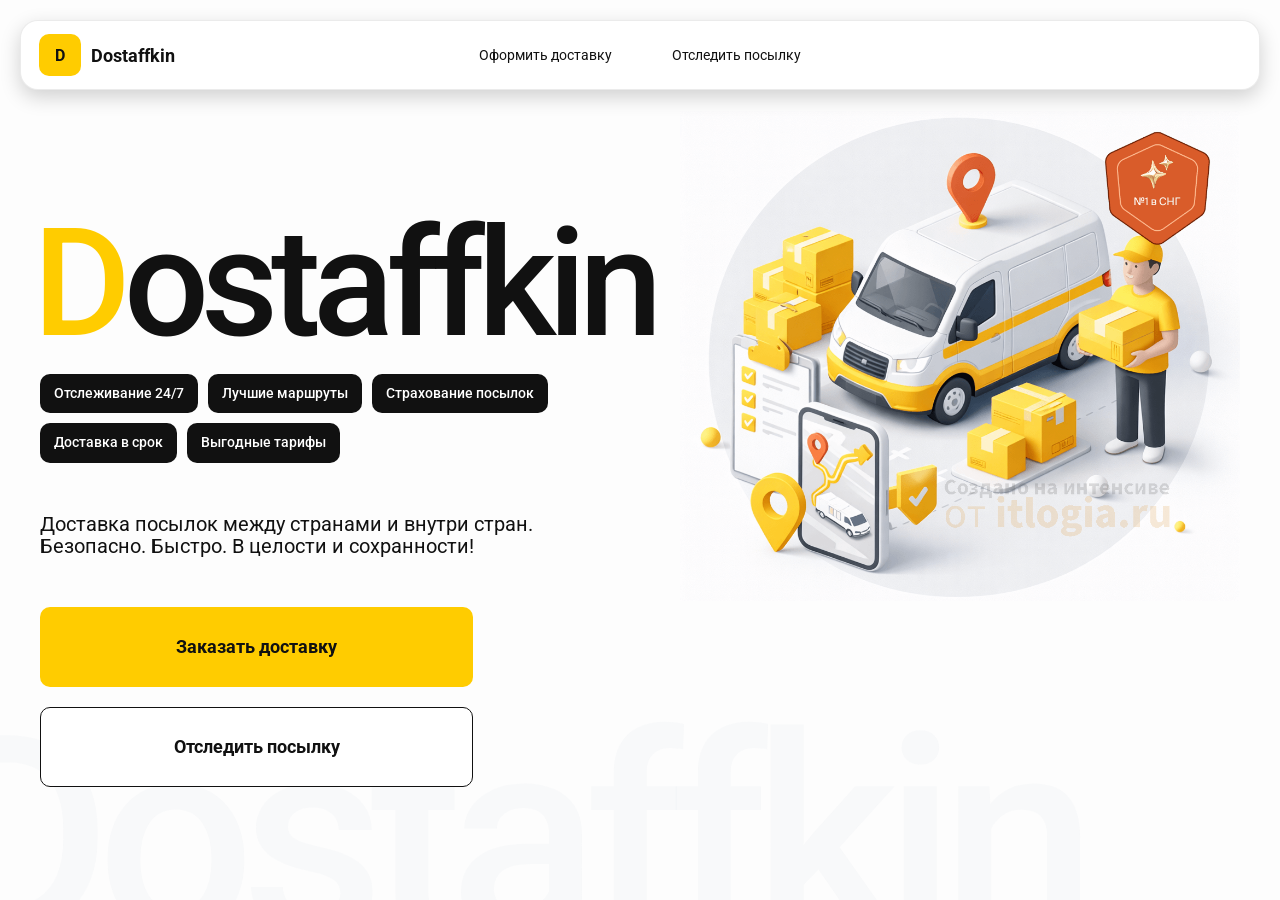
<file: index.html>
<!doctype html>
<html lang="ru">

<head>
    <meta charset="utf-8" />
    <meta name="viewport" content="width=device-width,initial-scale=1,maximum-scale=1,user-scalable=0" />
    <title>Dostaffkin — Доставка посылок между странами и внутри стран. Безопасно. Быстро. В целости и сохранности!
    </title>
    <link rel="stylesheet" href="styles/base.css" />
    <link rel="stylesheet" href="styles/base_adaptive.css" />
    <link rel="stylesheet" href="styles/index.css" />
    <link rel="stylesheet" href="styles/index_adaptive.css" />

</head>

<body>
    <div class="container">
        <header class="header">
            <a class="header-brand" href="./index.html">
                <div class="header-logo">D</div>
                <div class="header-title">Dostaffkin</div>
            </a>
            <nav class="header-menu">
                <a class="header-link" href="./order.html">Оформить <span>доставку</span></a>
                <a class="header-link" href="./track.html">Отследить <span>посылку</span></a>
            </nav>
        </header>
        <main class="main">
            <section class="main-info">
                <div class="main-title">
                    <span>D</span>ostaffkin
                </div>
                <div class="main-features">
                    <div class="main-feature">Отслеживание 24/7</div>
                    <div class="main-feature">Лучшие маршруты</div>
                    <div class="main-feature">Страхование посылок</div>
                    <div class="main-feature">Доставка в срок</div>
                    <div class="main-feature">Выгодные тарифы</div>
                </div>
                <div class="main-description">
                    Доставка посылок между странами и внутри стран.
                    Безопасно. Быстро. В целости и сохранности!
                </div>
                <div class="main-actions">
                    <a class="button" type="button" href="./order.html">Заказать доставку</a>
                    <a class="button button-white" type="button" href="./track.html">Отследить посылку</a>
                </div>
            </section>
            <div class="main-title-ghost">Dostaffkin</div>
            <section class="main-image">
                <img src="images/main-image.png" alt="Main image" />
            </section>
        </main>
    </div>
</body>

</html>
</file>
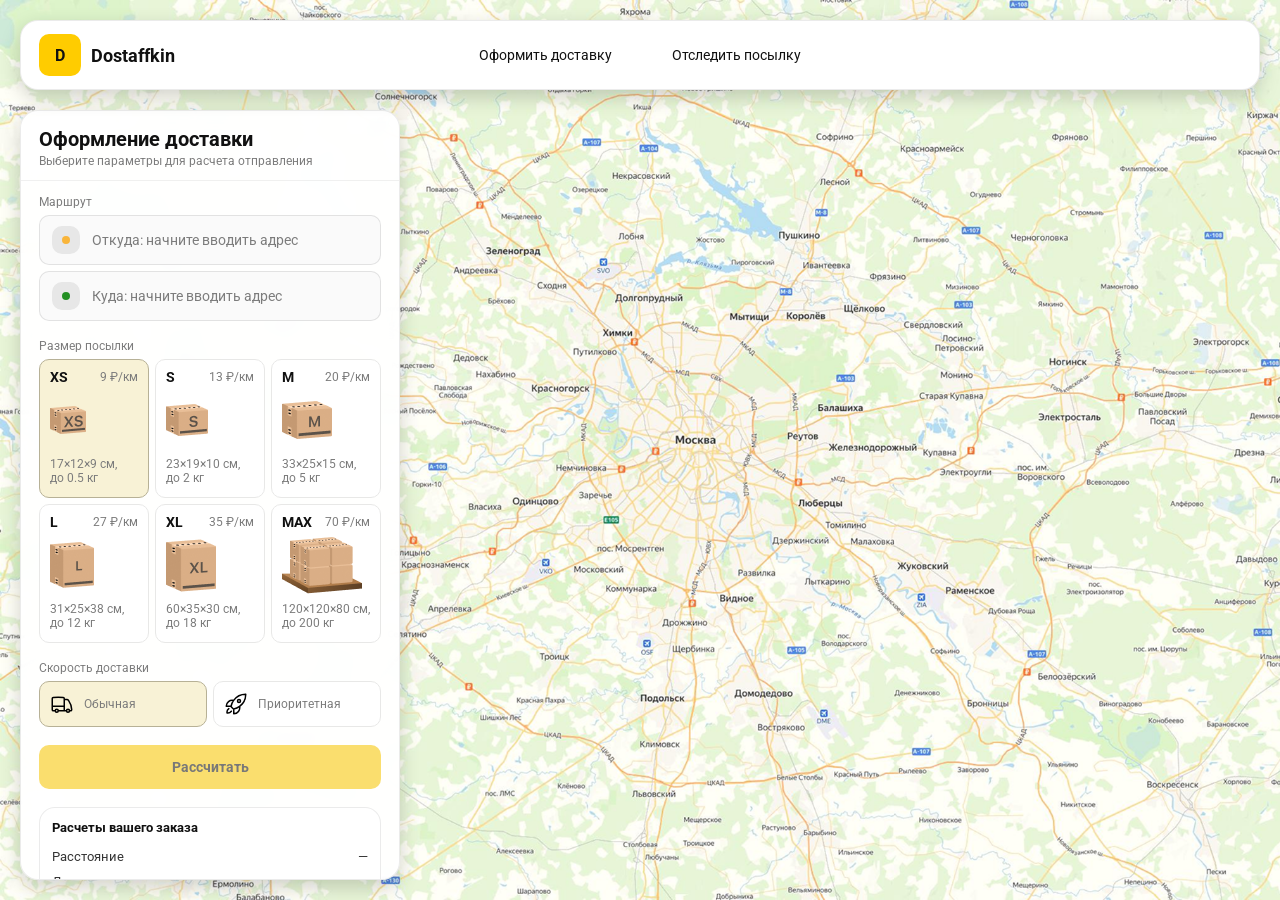
<file: order.html>
<!doctype html>
<html lang="ru">

<head>
    <meta charset="utf-8" />
    <meta name="viewport" content="width=device-width,initial-scale=1,maximum-scale=1,user-scalable=0" />
    <title>Оформление доставки</title>

    <link rel="stylesheet" href="styles/base.css" />
    <link rel="stylesheet" href="styles/base_adaptive.css" />

    <link rel="stylesheet" href="styles/order.css" />
    <link rel="stylesheet" href="styles/order_adaptive.css" />
</head>

<body>
    <div id="map"></div>
    <header class="header">
        <a class="header-brand" href="./index.html">
            <div class="header-logo">D</div>
            <div class="header-title">Dostaffkin</div>
        </a>
        <nav class="header-menu">
            <a class="header-link" href="./order.html">Оформить <span>доставку</span></a>
            <a class="header-link" href="./track.html">Отследить <span>посылку</span></a>
        </nav>
    </header>
    <aside class="main" id="sidebar">
        <div class="main-header">
            <div class="main-title">Оформление доставки</div>
            <div class="main-text">Выберите параметры для расчета отправления</div>
        </div>
        <div class="main-content">
            <div class="main-route">
                <div class="main-block-title">Маршрут</div>
                <div class="main-fields">
                    <div class="main-field" id="fromField">
                        <div class="main-pin"></div>
                        <input id="from" placeholder="Откуда: начните вводить адрес" autocomplete="off" />
                        <div class="main-ac" id="fromAc" role="listbox" aria-label="Подсказки адресов"></div>
                    </div>

                    <div class="main-field" id="toField">
                        <div class="main-pin"></div>
                        <input id="to" placeholder="Куда: начните вводить адрес" autocomplete="off" />
                        <div class="main-ac" id="toAc" role="listbox" aria-label="Подсказки адресов"></div>
                    </div>
                </div>
            </div>
            <div class="main-package">
                <div class="main-block-title">Размер посылки</div>

                <div class="main-sizes">
                    <div class="main-size-card is-active" data-value="xs">
                        <div class="main-size-top">
                            <div class="main-size-label">XS</div>
                            <div class="main-size-rate">9 ₽/км</div>
                        </div>
                        <div class="main-size-media">
                            <img src="images/sizes/xs.png" alt="Короб XS" />
                        </div>
                        <div class="main-size-description">17×12×9 см,<br>до 0.5 кг</div>
                    </div>

                    <div class="main-size-card" data-value="s">
                        <div class="main-size-top">
                            <div class="main-size-label">S</div>
                            <div class="main-size-rate">13 ₽/км</div>
                        </div>
                        <div class="main-size-media">
                            <img src="images/sizes/s.png" alt="Короб S" />
                        </div>
                        <div class="main-size-description">23×19×10 см,<br>до 2 кг</div>
                    </div>

                    <div class="main-size-card" data-value="m">
                        <div class="main-size-top">
                            <div class="main-size-label">M</div>
                            <div class="main-size-rate">20 ₽/км</div>
                        </div>
                        <div class="main-size-media">
                            <img src="images/sizes/m.png" alt="Короб M" />
                        </div>
                        <div class="main-size-description">33×25×15 см,<br>до 5 кг</div>
                    </div>

                    <div class="main-size-card" data-value="l">
                        <div class="main-size-top">
                            <div class="main-size-label">L</div>
                            <div class="main-size-rate">27 ₽/км</div>
                        </div>
                        <div class="main-size-media">
                            <img src="images/sizes/l.png" alt="Короб L" />
                        </div>
                        <div class="main-size-description">31×25×38 см,<br>до 12 кг</div>
                    </div>

                    <div class="main-size-card" data-value="xl">
                        <div class="main-size-top">
                            <div class="main-size-label">XL</div>
                            <div class="main-size-rate">35 ₽/км</div>
                        </div>
                        <div class="main-size-media">
                            <img src="images/sizes/xl.png" alt="Короб XL" />
                        </div>
                        <div class="main-size-description">60×35×30 см,<br>до 18 кг</div>
                    </div>

                    <div class="main-size-card" data-value="max">
                        <div class="main-size-top">
                            <div class="main-size-label">MAX</div>
                            <div class="main-size-rate">70 ₽/км</div>
                        </div>
                        <div class="main-size-media main-size-media-palleta">
                            <img src="images/sizes/max.png" alt="Паллета" />
                        </div>
                        <div class="main-size-description">120×120×80 см,<br>до 200 кг</div>
                    </div>
                </div>
            </div>
            <div class="main-speed">
                <div class="main-block-title">Скорость доставки</div>

                <div class="main-speeds">
                    <div class="main-speed-card is-active" data-value="regular">
                        <img class="main-speed-media" src="images/icons/regular.svg" alt="Regular" />
                        <div class="main-speed-description">Обычная</div>
                    </div>
                    <div class="main-speed-card" data-value="fast">
                        <img class="main-speed-media" src="images/icons/fast.svg" alt="Fast" />
                        <div class="main-speed-description">Приоритетная</div>
                    </div>

                </div>
            </div>
            <div class="main-calculate-block">
                <button id="calc" class="button calculate-button" type="button" disabled>Рассчитать</button>
            </div>
            <div class="main-result" id="result">
                <div class="main-result-title">Расчеты вашего заказа</div>
                <div class="main-result-lines">
                    <div class="main-result-line"><span>Расстояние</span><span id="distanceValue">—</span></div>
                    <div class="main-result-line"><span>Доставим через</span><span id="durationValue">—</span></div>
                    <div class="main-result-line"><span>Тариф</span><span id="rateValue">—</span></div>
                </div>
                <div class="main-price">
                    <div class="main-price-label">Итого</div>
                    <div class="main-price-value" id="totalValue">—</div>
                </div>
            </div>
            <div class="main-order-box">
                <div class="main-order-form" id="orderForm">
                    <div class="main-order-title">Оформление доставки</div>
                    <div class="main-block-info-row">
                        <div class="main-block-title">Контакты</div>
                        <div class="order-fields">
                            <div class="main-field">
                                <input id="customerName" placeholder="Ваше имя" autocomplete="off" />
                            </div>
                            <div class="main-field">
                                <input id="customerPhone" placeholder="Ваш телефон" autocomplete="off"
                                    inputmode="tel" />
                            </div>
                        </div>
                    </div>
                    <div class="main-block-info-row extra-info">
                        <div class="main-block-title">Дополнительная информация</div>
                        <div class="main-field textarea">
                            <textarea id="comment" placeholder="Детали доставки и комментарии"></textarea>
                        </div>
                    </div>
                    <button id="submit" class="button main-submit-request" type="button" disabled>Отправить
                        заявку
                    </button>
                </div>

                <div class="main-order-success" id="orderSuccess">
                    <div class="main-success-icon">✓</div>
                    <div class="main-success-title">Заявка отправлена!</div>
                    <div class="main-success-title">Номер отправления – <span id="orderId"></span></div>
                    <div class="main-success-subtitle">Мы скоро свяжемся с вами</div>
                </div>
            </div>
        </div>

    </aside>
</body>

</html>
</file>
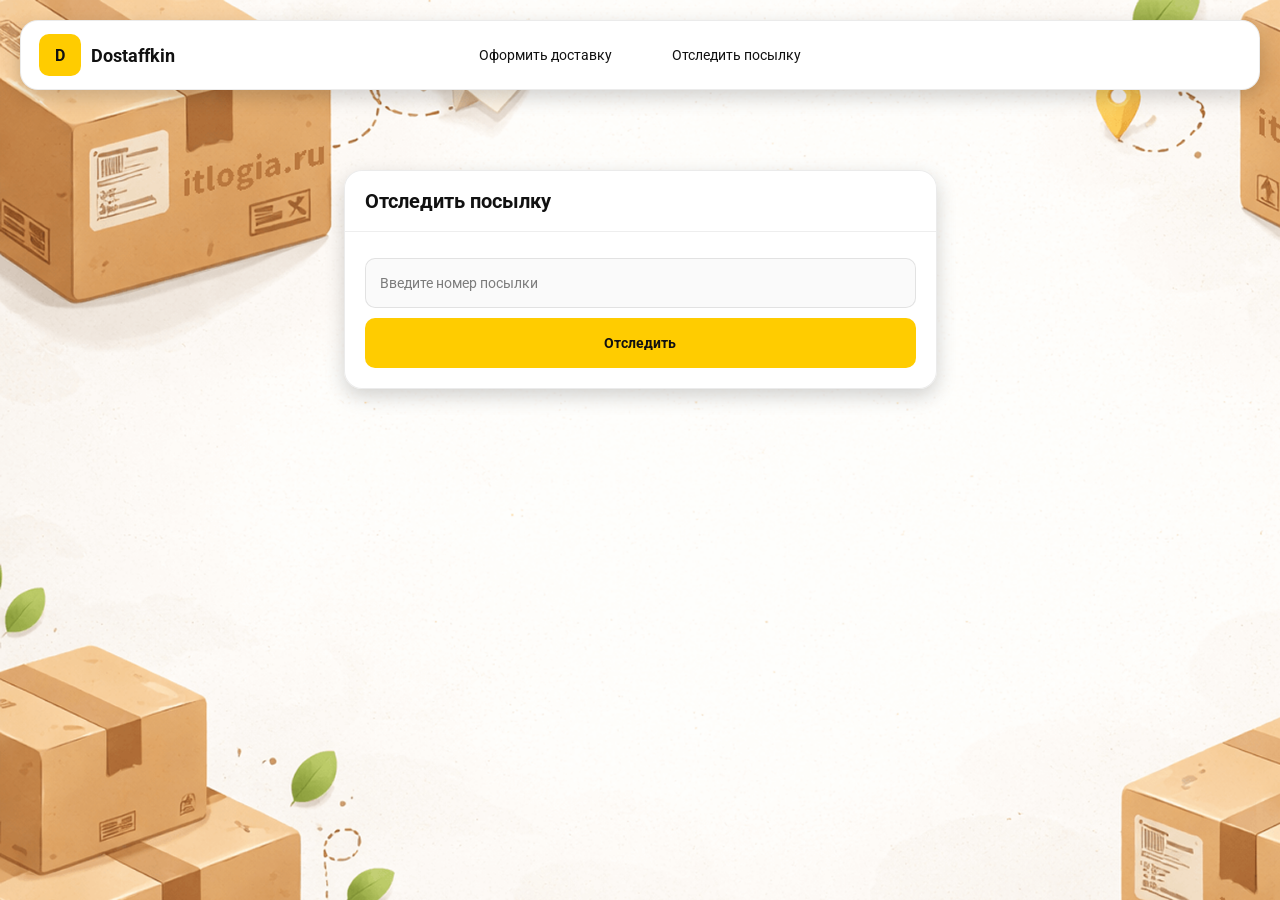
<file: track.html>
<!doctype html>
<html lang="ru">

<head>
    <meta charset="utf-8" />
    <meta name="viewport" content="width=device-width,initial-scale=1,maximum-scale=1,user-scalable=0" />
    <title>Отследить посылку</title>
    <link rel="stylesheet" href="styles/base.css" />
    <link rel="stylesheet" href="styles/base_adaptive.css" />

    <link rel="stylesheet" href="styles/track.css" />
    <link rel="stylesheet" href="styles/track_adaptive.css" />
</head>

<body>
        <header class="header">
            <a class="header-brand" href="./index.html">
                <div class="header-logo">D</div>
                <div class="header-title">Dostaffkin</div>
            </a>
            <nav class="header-menu">
                <a class="header-link" href="./order.html">Оформить <span>доставку</span></a>
                <a class="header-link" href="./track.html">Отследить <span>посылку</span></a>
            </nav>
        </header>
    <div class="container">
        <main class="track-content">
            <section class="track-card track-search">
                <div class="track-title">Отследить посылку</div>
                <div class="track-action">
                    <div class="main-field track-field">
                        <input id="trackNumber" placeholder="Введите номер посылки" autocomplete="off" />
                    </div>
                    <button id="trackButton" class="button track-button" type="button">Отследить</button>
                </div>
            </section>
            <section class="track-card track-result" id="trackResult">
                <div class="track-result-header">
                    <div class="track-id" id="trackIdValue"></div>
                    <div class="track-routes">
                        <div class="track-route">
                            <div class="track-route-pin">
                                <svg xmlns="http://www.w3.org/2000/svg" fill="none" viewBox="0 0 24 24"
                                    stroke-width="1.5" stroke="orange" class="size-6">
                                    <path stroke-linecap="round" stroke-linejoin="round"
                                        d="M15 10.5a3 3 0 1 1-6 0 3 3 0 0 1 6 0Z" />
                                    <path stroke-linecap="round" stroke-linejoin="round"
                                        d="M19.5 10.5c0 7.142-7.5 11.25-7.5 11.25S4.5 17.642 4.5 10.5a7.5 7.5 0 1 1 15 0Z" />
                                </svg>
                            </div>
                            <div class="track-route-address" id="trackFromValue">
                                Откуда: Москва, улица Арбат, 1
                            </div>
                        </div>
                        <div class="track-route track-route-arrow">
                            <svg xmlns="http://www.w3.org/2000/svg" fill="none" viewBox="0 0 24 24" stroke-width="1.5"
                                stroke="currentColor" class="size-6">
                                <path stroke-linecap="round" stroke-linejoin="round"
                                    d="M19.5 13.5 12 21m0 0-7.5-7.5M12 21V3" />
                            </svg>
                        </div>
                        <div class="track-route">
                            <div class="track-route-pin">
                                <svg xmlns="http://www.w3.org/2000/svg" fill="none" viewBox="0 0 24 24"
                                    stroke-width="1.5" stroke="green" class="size-6">
                                    <path stroke-linecap="round" stroke-linejoin="round"
                                        d="M15 10.5a3 3 0 1 1-6 0 3 3 0 0 1 6 0Z" />
                                    <path stroke-linecap="round" stroke-linejoin="round"
                                        d="M19.5 10.5c0 7.142-7.5 11.25-7.5 11.25S4.5 17.642 4.5 10.5a7.5 7.5 0 1 1 15 0Z" />
                                </svg>
                            </div>
                            <div class="track-route-address" id="trackToValue">
                                Куда: Минск, проспект Независимости, 58
                            </div>
                        </div>
                    </div>
                </div>
                <div class="track-info">
                    <div class="track-status-title">Статус данной посылки:</div>
                    <div class="track-status-list" id="trackStatusList">


                        <div class="track-status created">
                            <img src="images/icons/created.svg" class="track-status-icon" alt="Created">
                            <div class="track-status-text">
                                <div class="track-status-text-state">Создан</div>
                                <div class="track-status-text-date">10.01.2026</div>
                            </div>
                        </div>

                        <div class="track-status in-way">
                            <img src="images/icons/in-way.svg" class="track-status-icon" alt="In way">
                            <div class="track-status-text">
                                <div class="track-status-text-state">В пути: Москва</div>
                                <div class="track-status-text-date">18.01.2026</div>
                            </div>
                        </div>

                        <div class="track-status ready">
                            <img src="images/icons/ready.svg" class="track-status-icon" alt="Ready">
                            <div class="track-status-text">
                                <div class="track-status-text-state">Готов к выдаче</div>
                                <div class="track-status-text-date">25.01.2026</div>
                            </div>
                        </div>

                        <div class="track-status done">
                            <img src="images/icons/done.svg" class="track-status-icon" alt="Done">
                            <div class="track-status-text">
                                <div class="track-status-text-state">Вручен</div>
                                <div class="track-status-text-date">27.01.2026</div>
                            </div>
                        </div>

                    </div>
                </div>
            </section>
        </main>
    </div>
</body>

</html>
</file>
<file: styles/base.css>
*,
*::before,
*::after {
    box-sizing: border-box;
}

@font-face {
    font-family: "Roboto";
    src: url("../fonts/Roboto-Regular.ttf");
    font-weight: normal;
}

@font-face {
    font-family: "Roboto";
    src: url("../fonts/Roboto-Bold.ttf");
    font-weight: bold;
}

@font-face {
    font-family: "Roboto";
    src: url("../fonts/Roboto-Medium.ttf");
    font-weight: 500;
}

html,
body {
    margin: 0;
    color: #111111;
    font-family: "Roboto", sans-serif;
}

body {
    background: #FDFDFD;
}



.header {
    border-radius: 18px;
    box-shadow: 0 7px 20px 0 #0000002E;
    backdrop-filter: blur(10px);
    background: #ffffff;
    left: 20px;
    border: 1px solid rgba(0, 0, 0, 0.08);
    position: fixed;
    right: 20px;
    top: 20px;
    padding: 14px 18px;
    height: 70px;
    display: flex;
    align-items: center;
    z-index: 6;
}

.header-brand {
    display: flex;
    align-items: center;
    text-decoration: none;
    gap: 10px;
}

.header-logo {
    width: 42px;
    height: 42px;
    border-radius: 10px;
    background: #FFCC00;
    display: grid;
    place-items: center;
    font-weight: bold;
    color: #111;
}

.header-title {
    font-size: 18px;
    font-weight: bold;
    color: #111111;
    text-decoration: none;
}

.header-menu {
    display: flex;
    align-items: center;
    gap: 60px;
    margin: 0;
    position: absolute;
    left: 50%;
    transform: translateX(-50%);
}

.header-link {
    font-size: 14px;
    color: #111111;
    text-decoration: none;
}

.button {
    border: 0;
    outline: none;
    height: 44px;
    border-radius: 10px;
    font-size: 14px;
    font-weight: bold;
    cursor: pointer;
    font-family: inherit;
    transition: transform .08s ease, opacity .12s ease;
    background: #ffcc00;
    color: #111111;
    text-align: center;
    text-decoration: none;
}

.button:hover {
    background-color: #E5BC19;
}

.button:disabled {
    cursor: not-allowed;
    background-color: #FADE6E;
    color: #787878;
    transform: none;
}

.button.button-white {
    background: #ffffff;
    border: 1px solid #111111;
}

.button.button-white:hover {
    background: rgb(241 241 241);
}

.main-field {
    display: flex;
    align-items: center;
    margin-top: 6px;
    gap: 10px;
    border: 1px solid #1111111A;
    background: #FAFAFA;
    border-radius: 10px;
    padding: 10px 12px;
    position: relative;
    box-sizing: border-box;
    height: 50px;
}

.main-field.textarea {
    height: auto;
}

.main-pin {
    width: 28px;
    height: 28px;
    border-radius: 10px;
    background: rgba(17, 17, 17, 0.08);
    display: grid;
    place-items: center;
    flex: 0 0 auto;
    position: relative;
}

.main-pin::before {
    content: "";
    width: 8px;
    height: 8px;
    border-radius: 999px;
    background: orange;
    opacity: .75;
    display: block;
}

.main-field:last-child .main-pin::before {
    background: green;
    opacity: .85;
}

input, textarea {
    width: 100%;
    border: 0;
    outline: none;
    background: transparent;
    font-size: 14px;
    color: #111111;
    font-family: inherit;
}

textarea {
    resize: vertical;
    min-height: 72px;
    padding: 2px 0;
}

input::placeholder, textarea::placeholder {
    color: #7C7C7C;
}

.main-field:focus-within {
    border-color: rgba(0, 0, 0, 0.20);
    box-shadow: 0 0 0 4px rgba(255, 204, 0, 0.35);
    background: rgba(255, 255, 255, 0.75);
}
</file>
<file: styles/base_adaptive.css>
@media (max-width: 767px) {
    .header {
        left: 10px;
        right: 10px;
        top: 10px;
    }

    .header-link span {
        display: none;
    }

    .header-menu {
        gap: 20px;
        justify-content: flex-start;
        margin: 0 0 0 30px;
        position: static;
        transform: none;
    }
}

@media (max-width: 420px) {
    .header-title {
        display: none;
    }
}

@media (max-width: 374px) {
    .header-menu {
        gap: 10px;
        margin: 0 0 0 10px;
    }
}
</file>
<file: styles/index.css>
.container {
    overflow: hidden;
    min-height: 100vh;
}

.main {
    padding: 111px 40px 40px;
    position: relative;
    display: flex;
}

.main-info {
    max-width: 840px;
    width: 100%;
    position: relative;
}

.main-title {
    margin-top: 98px;
    font-weight: 500;
    font-size: 200px;
    line-height: 1;
    letter-spacing: -0.05em;
    color: #111111;
    left: -15px;
    position: relative;
}

.main-title span {
    color: #ffcc00;
}

.main-features {
    margin-top: 15px;
    display: flex;
    flex-wrap: wrap;
    gap: 10px;
}

.main-feature {
    background: #111111;
    color: #ffffff;
    padding: 12px 14px;
    font-weight: 500;
    font-size: 14px;
    line-height: 1.1;
    border-radius: 10px;
}

.main-description {
    margin-top: 50px;
    max-width: 500px;
    font-size: 20px;
    line-height: 1.1;
    color: #111111;
}

.main-actions {
    margin-top: 50px;
    display: flex;
    flex-direction: column;
    gap: 20px;
}

.main-actions .button {
    height: 80px;
    width: 433px;
    font-size: 18px;
    font-weight: bold;
    place-items: center;
    display: grid;
}

.main-title-ghost {
    position: absolute;
    z-index: -1;
    left: -70px;
    bottom: -150px;
    font-weight: 500;
    font-size: 278px;
    line-height: 1;
    letter-spacing: -0.05em;
    color: #ECEDF04D;
}

.main-image {
    width: 1024px;
    top: 100px;
    z-index: -2;
}

.main-image img {
    width: 100%;
    max-width: 1024px;
    height: auto;
    display: block;
}
</file>
<file: styles/index_adaptive.css>
@media (max-width: 1760px) {
    .main-title {
        font-size: 150px;
        left: -7px;
    }

    .main-info {
        max-width: 640px;
    }
}
@media (max-width: 1200px) {
    .main-info {
        max-width: 540px;
    }

    .main {
        padding: 111px 20px 20px;
    }

    .main-title {
        font-size: 120px;
        left: -4px;
    }

    .main-title-ghost {
        font-size: 220px;
    }
}
@media (max-width: 1024px) {
    .main-title {
        margin-top: 30px;
    }

    .main {
        flex-direction: column-reverse;
    }

    .main-image {
        max-width: 350px;
        position: absolute;
        left: 370px;
        top: 370px;
    }

    .main-info {
        max-width: 100%;
    }

    .main-actions {
        gap: 10px;
    }

    .main-actions .button {
        height: 50px;
        font-size: 14px;
        width: auto;
        max-width: 300px;
    }

    .main-description {
        max-width: 350px;
    }
}
@media (max-width: 570px) {
    .main-title {
        font-size: 88px;
    }

    .main-description {
        max-width: 100%
    }

    .main-actions {
       width: 100%;
    }

    .main-actions .button {
        width: 100%;
        max-width: 100%
    }

    .main-image {
        max-width: 650px;
        position: absolute;
        left: 170px;
        top: 70px;
        opacity: 0.2;
    }
}
@media (max-width: 400px) {
    .main-title {
        font-size: 70px;
    }
}
</file>
<file: styles/order.css>
#map {
    background-image: url("../images/order-bg.png");
    background-size: cover;
    position: fixed;
    inset: 0;
}
.main {
    border-radius: 18px;
    box-shadow: 0 7px 20px 0 #0000002E;
    backdrop-filter: blur(10px);
    background: rgba(255, 255, 255, 0.96);
    left: 20px;
    border: 1px solid rgba(0, 0, 0, 0.08);
    position: fixed;
    top: 110px;
    bottom: 20px;
    width: 380px;
    display: flex;
    flex-direction: column;
    overflow: hidden;
    z-index: 5;
}
.main-header {
    padding: 18px 18px 12px 18px;
    border-bottom: 1px solid rgba(0, 0, 0, 0.06);
    display: flex;
    flex-direction: column;
}

.main-title {
    font-size: 20px;
    line-height: 100%;
    font-weight: bold;
}

.main-text {
    font-size: 12px;
    margin-top: 5px;
    color: #7C7C7C;
}
.main-content {
    padding: 14px 18px 18px 18px;
    overflow: auto;
    scrollbar-width: none;
    display: flex;
    flex-direction: column;
    gap: 18px;
    flex: 1;
}
.main-block-title {
    font-size: 12px;
    color: #7C7C7C;
}

.main-route .main-block-title,
.main-package .main-block-title {
    margin-bottom: 6px;
}
.main-sizes {
    display: grid;
    gap: 6px;
    grid-template-columns: repeat(3, 1fr);
}

.main-size-card {
    border: 1px solid #E8E8E7;
    background: #FFFFFF;
    border-radius: 10px;
    padding: 10px;
    cursor: pointer;
    user-select: none;
    transition: transform .08s ease, border-color .12s ease, background .12s ease;
    min-height: 139px;
}

.main-size-card:hover {
    transform: translateY(-1px);
}

.main-size-card.is-active {
    background-color: #F8F2D6;
    border-color: #B7B196;
}

.main-size-top {
    display: flex;
    align-items: center;
    justify-content: space-between;
}

.main-size-label {
    font-weight: bold;
    font-size: 14px;
    color: #111111;
    line-height: 100%;
}

.main-size-rate {
    font-size: 12px;
    color: #7C7C7C;
    line-height: 100%;
}

.main-size-media {
    margin-top: 8px;
    height: 57px;
}

.main-size-description {
    margin-top: 8px;
    font-size: 12px;
    color: #7C7C7C;
    line-height: 1.2;
}
.calculate-button {
    width: 100%;
}
.main-result {
    border: 1px solid rgba(0, 0, 0, 0.08);
    background: rgba(255, 255, 255, 0.75);
    border-radius: 16px;
    padding: 12px;
    line-height: 1.25;
}

.main-result-title {
    font-weight: bold;
    font-size: 13px;
    color: #111111;
    margin-bottom: 13px;
}

.main-result-lines {
    gap: 8px;
    display: flex;
    flex-direction: column;
}

.main-result-line {
    font-size: 13px;
    color: rgba(17, 17, 17, 0.85);
    display: flex;
    justify-content: space-between;
}

.main-price {
    margin-top: 18px;
    padding-top: 10px;
    border-top: 1px dashed rgba(0, 0, 0, 0.12);
    display: flex;
    align-items: baseline;
    justify-content: space-between;
}

.main-price-label {
    font-size: 12px;
    color: rgba(17, 17, 17, 0.55);
}

.main-price-value {
    font-size: 20px;
    font-weight: bold;
    color: #111111;
    letter-spacing: -0.3px;
}
.main-order-box {
    background: #ffffff;
    border: 1px solid #E8E8E7;
    border-radius: 10px;
    padding: 12px;
}

.main-order-title {
    margin-bottom: 8px;
    font-weight: bold;
    font-size: 14px;
    color: #111111;
}

.main-block-info {
    display: flex;
    flex-direction: column;
    gap: 6px;
}

.order-fields {
    display: grid;
    grid-template-columns: 1fr 1fr;
    column-gap: 10px;
    margin-top: 6px;
}

.main-block-info-row.extra-info {
    display: block;
    margin-top: 13px;
}

.main-submit-request {
    width: 100%;
    margin-top: 6px;
}

.main-order-success {
    display: none;
    text-align: center;
    padding: 22px 12px;
    gap: 12px;
}

.main-order-success.is-visible {
    display: flex;
    flex-direction: column;
    align-items: center;
}

.main-success-icon {
    width: 56px;
    height: 56px;
    border-radius: 50%;
    background: #16a34a;
    color: #ffffff;
    display: grid;
    place-items: center;
    font-size: 30px;
}

.main-success-title {
    font-size: 14px;
    font-weight: bold;
    color: #111111;
}

.main-success-subtitle {
    font-size: 12px;
    color: rgba(17, 17, 17, 0.55);
    line-height: 1.3;
}
.main-speed .main-block-title {
    margin-bottom: 6px;
}

.main-speeds {
    display: grid;
    gap: 6px;
    grid-template-columns: repeat(2, 1fr);
}

.main-speed-card {
    border: 1px solid #E8E8E7;
    background: #FFFFFF;
    border-radius: 10px;
    padding: 10px;
    cursor: pointer;
    user-select: none;
    transition: transform .08s ease, border-color .12s ease, background .12s ease;
    display: flex;
    align-items: center;
    gap: 10px;
}

.main-speed-card:hover {
    transform: translateY(-1px);
}

.main-speed-card.is-active {
    background-color: #F8F2D6;
    border-color: #B7B196;
}

.main-speed-description {
    font-size: 12px;
    color: #7C7C7C;
    line-height: 1.2;
}
</file>
<file: styles/order_adaptive.css>
@media (max-width: 767px) {
    .main {
        left: 10px;
        right: 10px;
        top: 50%;
        bottom: 12px;
        width: auto;
        max-width: none;
    }
}

@media (max-width: 420px) {
    .main-sizes {
        grid-template-columns: repeat(2, 1fr);
    }
}
</file>
<file: styles/track.css>
.container {
    background: #F4F4F4 url("../images/track-bg.png");
    background-size: cover;
    min-height: 100vh;
    padding: 170px 0 50px 0;
}
.track-content {
    width: 593px;
    margin: 0 auto;
}
.track-card {
    width: 100%;
    border-radius: 18px;
    box-shadow: 0 7px 20px 0 #0000002E;
    backdrop-filter: blur(10px);
    background: rgba(255, 255, 255, 0.96);
    border: 1px solid rgba(0, 0, 0, 0.08);
}

.track-title {
    font-size: 20px;
    line-height: 100%;
    font-weight: bold;
    border-bottom: 1px solid #EEEEEE;
    padding: 20px;
}

.track-action {
    padding: 20px;
}

.track-button {
    width: 100%;
    height: 50px;
}

.track-field {
    margin-bottom: 10px;
}
.track-result {
    margin-top: 5px;
    display: none;
}

.track-result.is-visible {
    display: block;
}

.track-result-header {
    font-weight: bold;
    font-size: 14px;
    color: #111111;
    padding: 20px;
    border-bottom: 1px solid #EEEEEE;
}

.track-id {
    margin-bottom: 12px;
    font-size: 20px;
}

.track-routes {
    display: flex;
    flex-direction: column;
    gap: 10px;
    font-weight: normal;
}

.track-route {
    display: flex;
    align-items: center;
    gap: 10px;
}

.track-route-pin {
    width: 24px;
    height: 24px;
    flex-shrink: 0;
}

.track-route-arrow {
    padding: 15px 0;
    width: 24px;
    height: 24px;
}

.track-info {
    padding: 20px;
}

.track-status {
    display: flex;
    align-items: center;
    font-size: 12px;
    gap: 10px;
}

.track-status-title {
    font-size: 14px;
    color: #111111;
    margin-bottom: 20px;
}

.track-status-list {
    display: flex;
    flex-direction: column;
    gap: 15px;
}

.track-status-icon {
    width: 40px;
    height: 40px;
    border-radius: 50%;
    background: rgba(17, 17, 17, 0.08);
    display: grid;
    place-items: center;
    flex: 0 0 auto;
}

.track-status.created .track-status-icon {
    background-color: #F1CB00;
}

.track-status.in-way .track-status-icon {
    background-color: #F08A11;
}

.track-status.ready .track-status-icon {
    background-color: #A35D0A;
}

.track-status.done .track-status-icon {
    background-color: #37C93B;
}

.track-status-text {
    display: flex;
    align-items: center;
    justify-content: space-between;
    color: #111111;
    font-size: 12px;
    flex: 1;
}

.track-status-date {
    color: rgba(17, 17, 17, 0.55);
}
</file>
<file: styles/track_adaptive.css>
@media (max-width: 767px) {
    .container {
        padding: 130px 0 50px 0;
    }

    .track-content {
        width: 100%;
        padding-left: 10px;
        padding-right: 10px;
    }

    .track-result-header {
        padding: 20px;
    }
}
</file>
